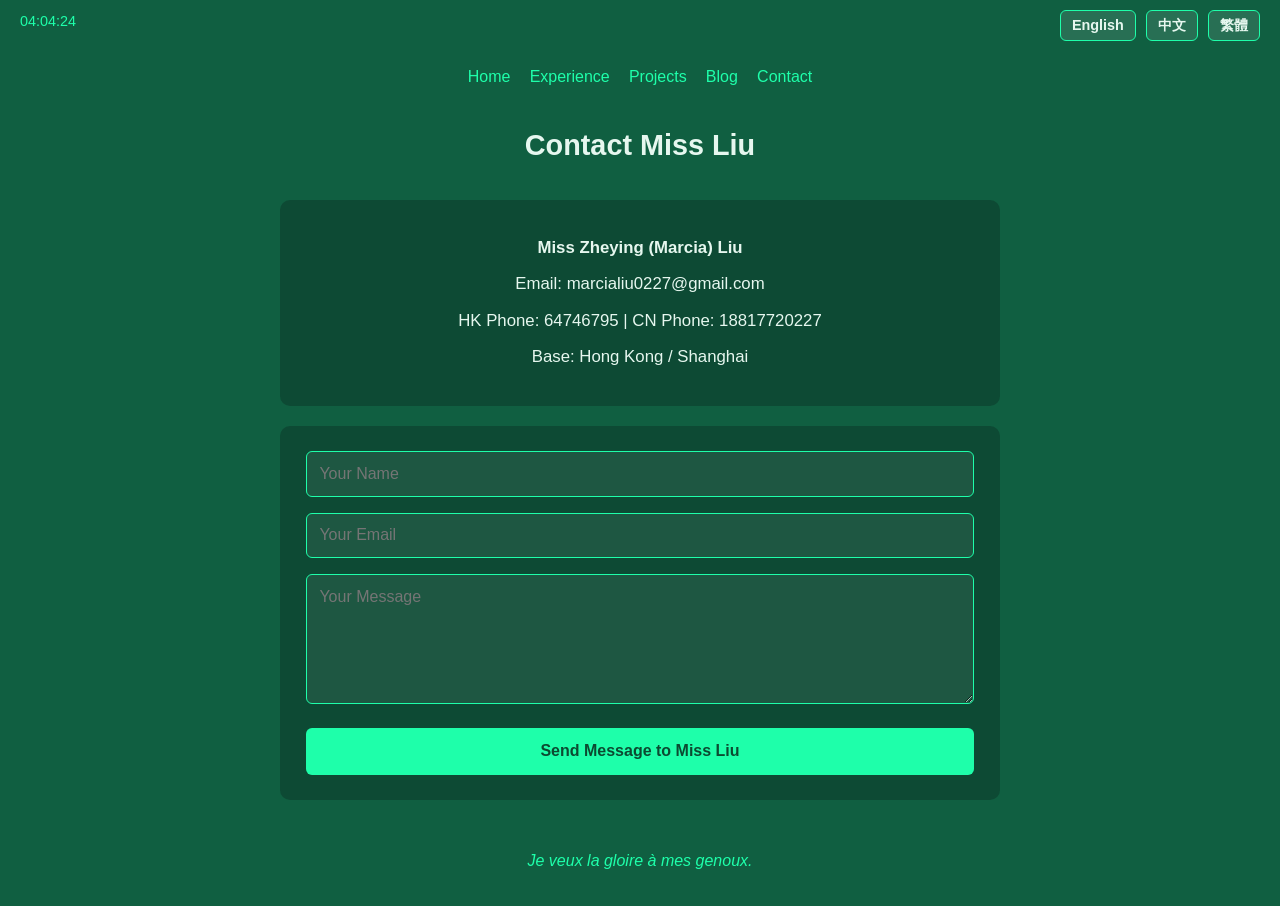
<file: contact.html>
<!DOCTYPE html>
<html lang="en">
<head>
<meta charset="UTF-8">
<meta name="viewport" content="width=device-width, initial-scale=1.0">
<title>Contact | Miss Liu</title>
<style>
  * {margin:0;padding:0;box-sizing:border-box;font-family:'Segoe UI',Roboto,sans-serif;}
  body {background:#105f41;color:#e6f7ef;padding:2rem;line-height:1.6;}
  .time-bar {position:fixed;top:10px;left:20px;color:#1effaa;font-size:0.9rem;}
  .lang-switch {position:fixed;top:10px;right:20px;display:flex;gap:0.6rem;}
  .lang-switch button {background:rgba(255,255,255,0.1);color:#e6f7ef;border:1px solid #1effaa;border-radius:6px;padding:0.3rem 0.7rem;font-size:0.9rem;cursor:pointer;}
  .navbar {display:flex;gap:1.2rem;justify-content:center;margin:2rem 0;flex-wrap:wrap;}
  .navbar a {color:#1effaa;text-decoration:none;font-weight:500;}
  .container {max-width:720px;margin:0 auto;}
  .section-title {text-align:center;font-size:1.8rem;margin-bottom:2rem;}
  .card {background:rgba(12,60,44,0.6);padding:1.6rem;border-radius:10px;margin-bottom:1.2rem;}
  .contact-info p {font-size:1.05rem;margin:0.6rem 0;text-align:center;}
  .form-group {margin-bottom:1rem;}
  .form-group input,.form-group textarea {width:100%;padding:0.8rem;background:rgba(255,255,255,0.07);border:1px solid #1effaa;border-radius:6px;color:#fff;font-size:1rem;}
  .form-group textarea {min-height:130px;}
  button {background:#1effaa;color:#0c4a31;border:none;padding:0.9rem;width:100%;border-radius:6px;font-size:1rem;font-weight:bold;cursor:pointer;}
  .footer {text-align:center;margin-top:3rem;color:#1effaa;font-style:italic;}
</style>
</head>
<body>

<div class="time-bar" id="clock">Loading...</div>
<div class="lang-switch">
  <button onclick="setLang('en')">English</button>
  <button onclick="setLang('zh')">中文</button>
  <button onclick="setLang('tw')">繁體</button>
</div>

<div class="navbar">
  <a href="index.html">Home</a>
  <a href="experience.html">Experience</a>
  <a href="projects.html">Projects</a>
  <a href="blog.html">Blog</a>
  <a href="contact.html">Contact</a>
</div>

<div class="container">
  <h2 class="section-title">Contact Miss Liu</h2>
  <div class="card contact-info">
    <p><strong>Miss Zheying (Marcia) Liu</strong></p>
    <p>Email: marcialiu0227@gmail.com</p>
    <p>HK Phone: 64746795 | CN Phone: 18817720227</p>
    <p>Base: Hong Kong / Shanghai</p>
  </div>
  <div class="card">
    <form action="mailto:marcialiu0227@gmail.com" method="post" enctype="text/plain">
      <div class="form-group"><input type="text" name="name" placeholder="Your Name" required></div>
      <div class="form-group"><input type="email" name="email" placeholder="Your Email" required></div>
      <div class="form-group"><textarea name="message" placeholder="Your Message" required></textarea></div>
      <button type="submit">Send Message to Miss Liu</button>
    </form>
  </div>
</div>

<div class="footer">Je veux la gloire à mes genoux.</div>

<script>
setInterval(()=>{const d=new Date();const h=String(d.getHours()).padStart(2,'0');const m=String(d.getMinutes()).padStart(2,'0');const s=String(d.getSeconds()).padStart(2,'0');document.getElementById('clock').innerText=`${h}:${m}:${s}`},1000);
function setLang(l){localStorage.setItem('lang',l);window.location.reload();}
</script>
</body>
</html>
</file>
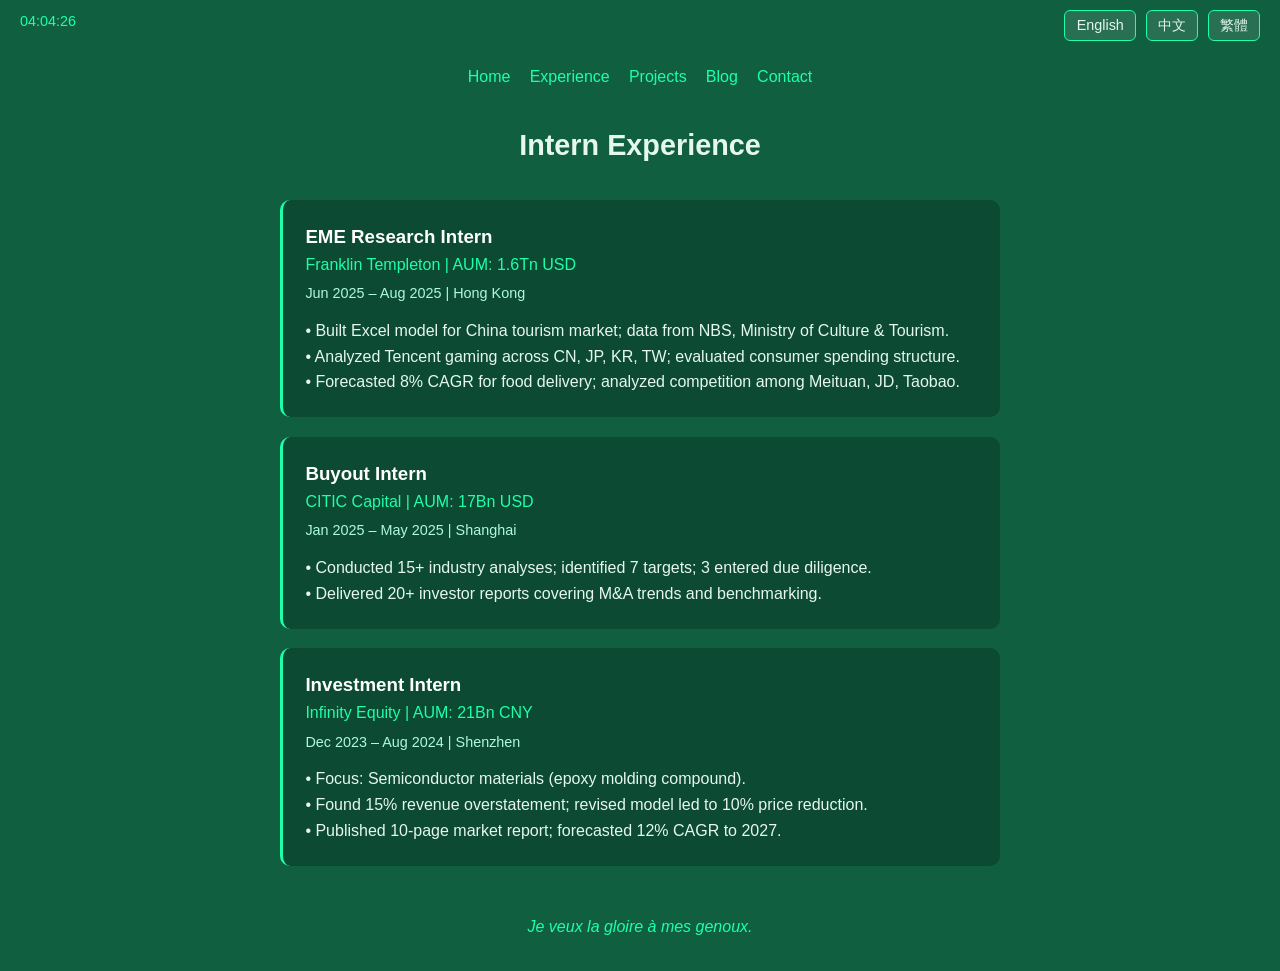
<file: experience.html>
<!DOCTYPE html>
<html lang="en">
<head>
<meta charset="UTF-8">
<meta name="viewport" content="width=device-width, initial-scale=1.0">
<title>Experience | Miss Liu</title>
<style>
  * {margin:0;padding:0;box-sizing:border-box;font-family:'Segoe UI',Roboto,sans-serif;}
  body {background:#105f41;color:#e6f7ef;padding:2rem;line-height:1.6;}
  .time-bar {position:fixed;top:10px;left:20px;color:#1effaa;font-size:0.9rem;}
  .lang-switch {position:fixed;top:10px;right:20px;display:flex;gap:0.6rem;}
  .lang-switch button {background:rgba(255,255,255,0.1);color:#e6f7ef;border:1px solid #1effaa;border-radius:6px;padding:0.3rem 0.7rem;font-size:0.9rem;cursor:pointer;}
  .navbar {display:flex;gap:1.2rem;justify-content:center;margin:2rem 0;flex-wrap:wrap;}
  .navbar a {color:#1effaa;text-decoration:none;font-weight:500;}
  .container {max-width:720px;margin:0 auto;}
  .section-title {text-align:center;font-size:1.8rem;margin-bottom:2rem;}
  .card {background:rgba(12,60,44,0.6);border-left:3px solid #1effaa;padding:1.4rem;border-radius:10px;margin-bottom:1.2rem;}
  .card h3 {color:#fff;}
  .card .firm {color:#1effaa;font-weight:500;}
  .card .time {color:#aef9df;font-size:0.9rem;margin:0.3rem 0 0.8rem;}
  .footer {text-align:center;margin-top:3rem;color:#1effaa;font-style:italic;}
</style>
</head>
<body>

<div class="time-bar" id="clock">Loading...</div>
<div class="lang-switch">
  <button onclick="setLang('en')">English</button>
  <button onclick="setLang('zh')">中文</button>
  <button onclick="setLang('tw')">繁體</button>
</div>

<div class="navbar">
  <a href="index.html">Home</a>
  <a href="experience.html">Experience</a>
  <a href="projects.html">Projects</a>
  <a href="blog.html">Blog</a>
  <a href="contact.html">Contact</a>
</div>

<div class="container">
  <h2 class="section-title">Intern Experience</h2>
  <div class="card">
    <h3>EME Research Intern</h3>
    <div class="firm">Franklin Templeton | AUM: 1.6Tn USD</div>
    <div class="time">Jun 2025 – Aug 2025 | Hong Kong</div>
    <p>• Built Excel model for China tourism market; data from NBS, Ministry of Culture & Tourism.</p>
    <p>• Analyzed Tencent gaming across CN, JP, KR, TW; evaluated consumer spending structure.</p>
    <p>• Forecasted 8% CAGR for food delivery; analyzed competition among Meituan, JD, Taobao.</p>
  </div>
  <div class="card">
    <h3>Buyout Intern</h3>
    <div class="firm">CITIC Capital | AUM: 17Bn USD</div>
    <div class="time">Jan 2025 – May 2025 | Shanghai</div>
    <p>• Conducted 15+ industry analyses; identified 7 targets; 3 entered due diligence.</p>
    <p>• Delivered 20+ investor reports covering M&A trends and benchmarking.</p>
  </div>
  <div class="card">
    <h3>Investment Intern</h3>
    <div class="firm">Infinity Equity | AUM: 21Bn CNY</div>
    <div class="time">Dec 2023 – Aug 2024 | Shenzhen</div>
    <p>• Focus: Semiconductor materials (epoxy molding compound).</p>
    <p>• Found 15% revenue overstatement; revised model led to 10% price reduction.</p>
    <p>• Published 10-page market report; forecasted 12% CAGR to 2027.</p>
  </div>
</div>

<div class="footer">Je veux la gloire à mes genoux.</div>

<script>
setInterval(()=>{const d=new Date();const h=String(d.getHours()).padStart(2,'0');const m=String(d.getMinutes()).padStart(2,'0');const s=String(d.getSeconds()).padStart(2,'0');document.getElementById('clock').innerText=`${h}:${m}:${s}`},1000);
function setLang(l){localStorage.setItem('lang',l);window.location.reload();}
</script>
</body>
</html>
</file>
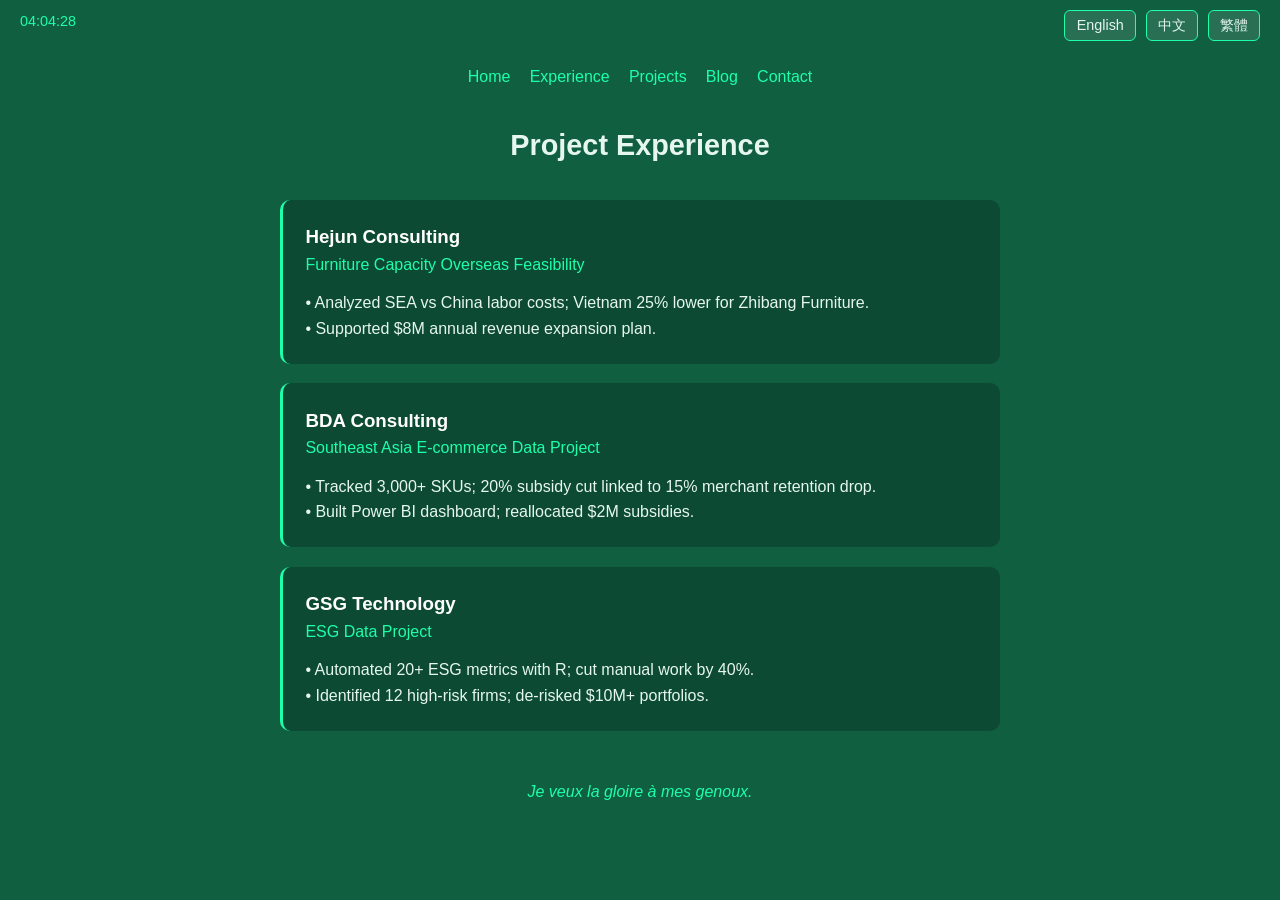
<file: projects.html>
<!DOCTYPE html>
<html lang="en">
<head>
<meta charset="UTF-8">
<meta name="viewport" content="width=device-width, initial-scale=1.0">
<title>Projects | Miss Liu</title>
<style>
  * {margin:0;padding:0;box-sizing:border-box;font-family:'Segoe UI',Roboto,sans-serif;}
  body {background:#105f41;color:#e6f7ef;padding:2rem;line-height:1.6;}
  .time-bar {position:fixed;top:10px;left:20px;color:#1effaa;font-size:0.9rem;}
  .lang-switch {position:fixed;top:10px;right:20px;display:flex;gap:0.6rem;}
  .lang-switch button {background:rgba(255,255,255,0.1);color:#e6f7ef;border:1px solid #1effaa;border-radius:6px;padding:0.3rem 0.7rem;font-size:0.9rem;cursor:pointer;}
  .navbar {display:flex;gap:1.2rem;justify-content:center;margin:2rem 0;flex-wrap:wrap;}
  .navbar a {color:#1effaa;text-decoration:none;font-weight:500;}
  .container {max-width:720px;margin:0 auto;}
  .section-title {text-align:center;font-size:1.8rem;margin-bottom:2rem;}
  .card {background:rgba(12,60,44,0.6);border-left:3px solid #1effaa;padding:1.4rem;border-radius:10px;margin-bottom:1.2rem;}
  .card h3 {color:#fff;}
  .card .firm {color:#1effaa;margin-bottom:0.8rem;}
  .footer {text-align:center;margin-top:3rem;color:#1effaa;font-style:italic;}
</style>
</head>
<body>

<div class="time-bar" id="clock">Loading...</div>
<div class="lang-switch">
  <button onclick="setLang('en')">English</button>
  <button onclick="setLang('zh')">中文</button>
  <button onclick="setLang('tw')">繁體</button>
</div>

<div class="navbar">
  <a href="index.html">Home</a>
  <a href="experience.html">Experience</a>
  <a href="projects.html">Projects</a>
  <a href="blog.html">Blog</a>
  <a href="contact.html">Contact</a>
</div>

<div class="container">
  <h2 class="section-title">Project Experience</h2>
  <div class="card">
    <h3>Hejun Consulting</h3>
    <div class="firm">Furniture Capacity Overseas Feasibility</div>
    <p>• Analyzed SEA vs China labor costs; Vietnam 25% lower for Zhibang Furniture.</p>
    <p>• Supported $8M annual revenue expansion plan.</p>
  </div>
  <div class="card">
    <h3>BDA Consulting</h3>
    <div class="firm">Southeast Asia E-commerce Data Project</div>
    <p>• Tracked 3,000+ SKUs; 20% subsidy cut linked to 15% merchant retention drop.</p>
    <p>• Built Power BI dashboard; reallocated $2M subsidies.</p>
  </div>
  <div class="card">
    <h3>GSG Technology</h3>
    <div class="firm">ESG Data Project</div>
    <p>• Automated 20+ ESG metrics with R; cut manual work by 40%.</p>
    <p>• Identified 12 high-risk firms; de-risked $10M+ portfolios.</p>
  </div>
</div>

<div class="footer">Je veux la gloire à mes genoux.</div>

<script>
setInterval(()=>{const d=new Date();const h=String(d.getHours()).padStart(2,'0');const m=String(d.getMinutes()).padStart(2,'0');const s=String(d.getSeconds()).padStart(2,'0');document.getElementById('clock').innerText=`${h}:${m}:${s}`},1000);
function setLang(l){localStorage.setItem('lang',l);window.location.reload();}
</script>
</body>
</html>
</file>
